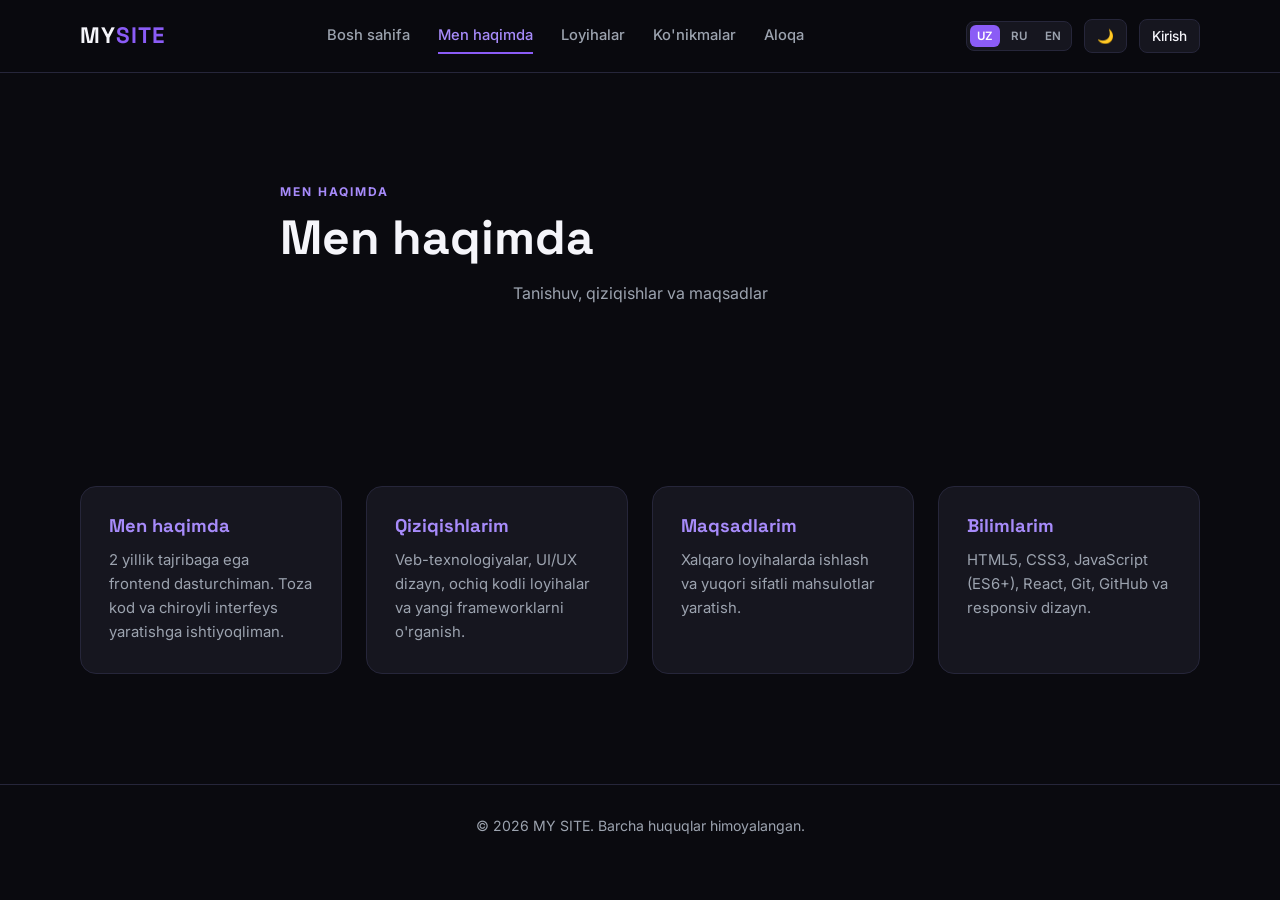
<file: my-site/my-site/about.html>
﻿<!DOCTYPE html>
<html lang="uz" data-theme="dark">
<head>
  <meta charset="UTF-8" />
  <meta name="viewport" content="width=device-width, initial-scale=1.0" />
  <title>About | MY SITE</title>
  <meta name="description" content="About page for MY SITE portfolio" />
  <link rel="preconnect" href="https://fonts.googleapis.com" />
  <link rel="preconnect" href="https://fonts.gstatic.com" crossorigin />
  <link href="https://fonts.googleapis.com/css2?family=Inter:wght@300;400;500;600;700;800&family=Space+Grotesk:wght@400;500;600;700&display=swap" rel="stylesheet" />
  <link rel="stylesheet" href="css/style.css" />
</head>
<body>
  <header class="navbar">
    <div class="container nav-inner">
      <a href="index.html" class="logo">MY<span>SITE</span></a>
      <nav class="nav-links" id="navLinks">
        <a href="index.html" class="nav-link" data-i18n="nav_home">Bosh sahifa</a>
        <a href="about.html" class="nav-link" data-i18n="nav_about">Men haqimda</a>
        <a href="projects.html" class="nav-link" data-i18n="nav_projects">Loyihalar</a>
        <a href="skills.html" class="nav-link" data-i18n="nav_skills">Ko'nikmalar</a>
        <a href="contact.html" class="nav-link" data-i18n="nav_contact">Aloqa</a>
      </nav>
      <div class="nav-actions">
        <div class="lang-switch">
          <button class="lang-btn active" data-lang="uz">UZ</button>
          <button class="lang-btn" data-lang="ru">RU</button>
          <button class="lang-btn" data-lang="en">EN</button>
        </div>
        <button class="icon-btn" id="themeToggle" aria-label="Theme"><span id="themeIcon">🌙</span></button>
        <button class="icon-btn" id="authBtn" data-i18n="nav_login">Kirish</button>
        <button class="hamburger" id="hamburger" aria-label="Menu"><span></span><span></span><span></span></button>
      </div>
    </div>
  </header>

  <main class="page-shell">
    <section class="section page-intro">
      <div class="container small-container">
        <p class="eyebrow" data-i18n="about_title">Men haqimda</p>
        <h1 class="page-title" data-i18n="about_title">Men haqimda</h1>
        <p class="section-sub" data-i18n="about_sub">Tanishuv, qiziqishlar va maqsadlar</p>
      </div>
    </section>

    <section class="section">
      <div class="container about-grid">
        <div class="card">
          <h3 data-i18n="about_who">Men haqimda</h3>
          <p data-i18n="about_who_text">2 yillik tajribaga ega frontend dasturchiman. Toza kod va chiroyli interfeys yaratishga ishtiyoqliman.</p>
        </div>
        <div class="card">
          <h3 data-i18n="about_interests">Qiziqishlarim</h3>
          <p data-i18n="about_interests_text">Veb-texnologiyalar, UI/UX dizayn, ochiq kodli loyihalar va yangi frameworklarni o'rganish.</p>
        </div>
        <div class="card">
          <h3 data-i18n="about_goals">Maqsadlarim</h3>
          <p data-i18n="about_goals_text">Xalqaro loyihalarda ishlash va yuqori sifatli mahsulotlar yaratish.</p>
        </div>
        <div class="card">
          <h3 data-i18n="about_knowledge">Bilimlarim</h3>
          <p data-i18n="about_knowledge_text">HTML5, CSS3, JavaScript (ES6+), React, Git, GitHub va responsiv dizayn.</p>
        </div>
      </div>
    </section>
  </main>

  <footer class="footer">
    <div class="container">
      <p>© <span id="year"></span> MY SITE. <span data-i18n="footer_rights">Barcha huquqlar himoyalangan.</span></p>
    </div>
  </footer>
  <div class="toast" id="toast"></div>
  <script src="js/site.js"></script>
</body>
</html>
</file>
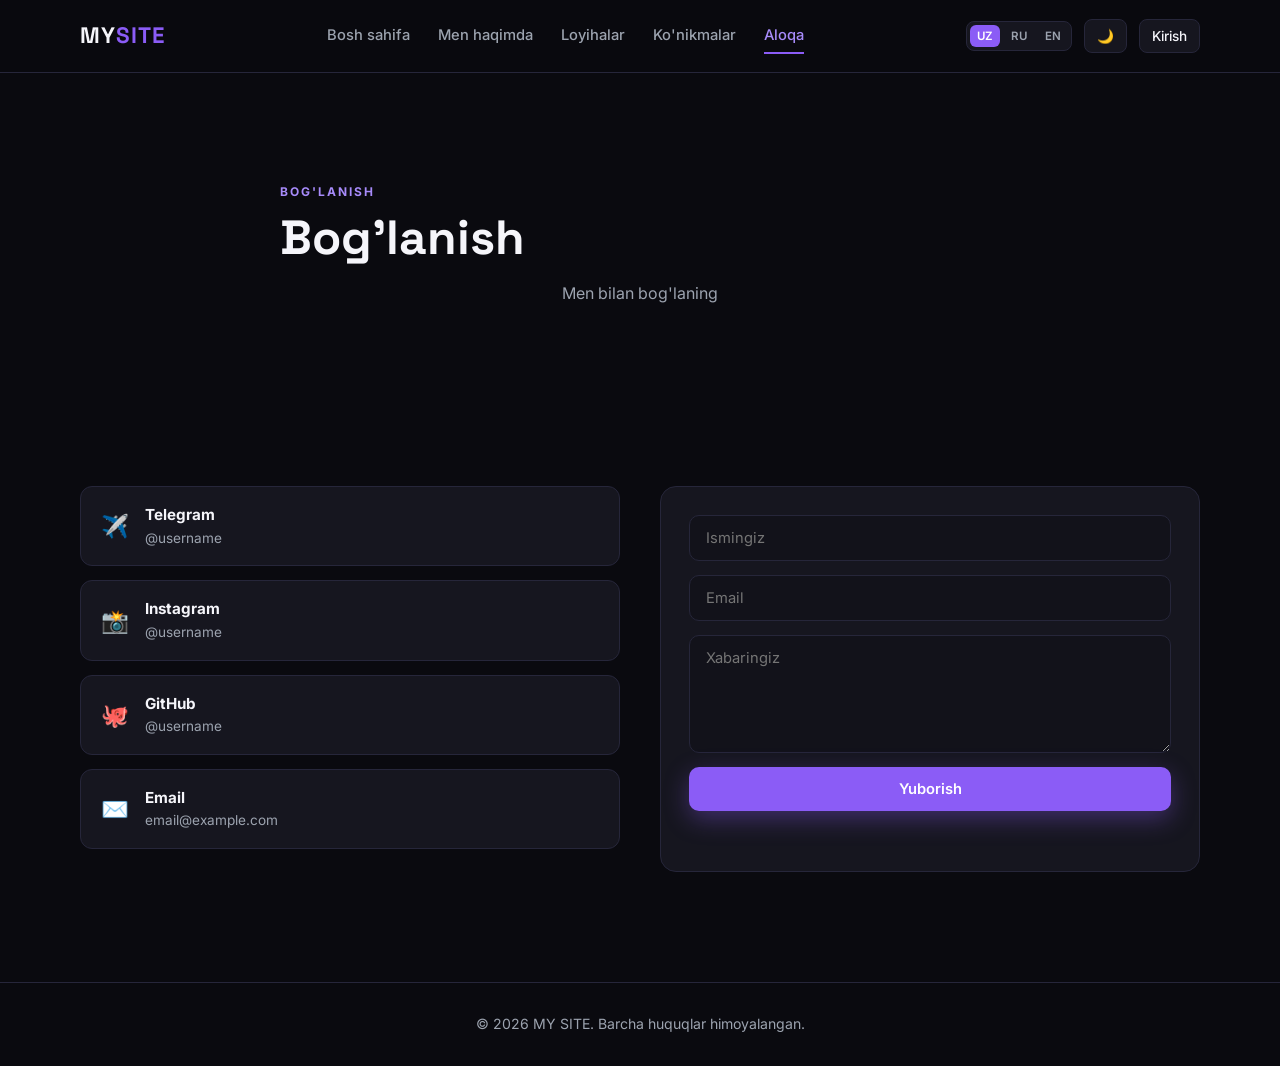
<file: my-site/my-site/contact.html>
﻿<!DOCTYPE html>
<html lang="uz" data-theme="dark">
<head>
  <meta charset="UTF-8" />
  <meta name="viewport" content="width=device-width, initial-scale=1.0" />
  <title>Contact | MY SITE</title>
  <meta name="description" content="Contact page for MY SITE portfolio" />
  <link rel="preconnect" href="https://fonts.googleapis.com" />
  <link rel="preconnect" href="https://fonts.gstatic.com" crossorigin />
  <link href="https://fonts.googleapis.com/css2?family=Inter:wght@300;400;500;600;700;800&family=Space+Grotesk:wght@400;500;600;700&display=swap" rel="stylesheet" />
  <link rel="stylesheet" href="css/style.css" />
</head>
<body>
  <header class="navbar">
    <div class="container nav-inner">
      <a href="index.html" class="logo">MY<span>SITE</span></a>
      <nav class="nav-links" id="navLinks">
        <a href="index.html" class="nav-link" data-i18n="nav_home">Bosh sahifa</a>
        <a href="about.html" class="nav-link" data-i18n="nav_about">Men haqimda</a>
        <a href="projects.html" class="nav-link" data-i18n="nav_projects">Loyihalar</a>
        <a href="skills.html" class="nav-link" data-i18n="nav_skills">Ko'nikmalar</a>
        <a href="contact.html" class="nav-link" data-i18n="nav_contact">Aloqa</a>
      </nav>
      <div class="nav-actions">
        <div class="lang-switch">
          <button class="lang-btn active" data-lang="uz">UZ</button>
          <button class="lang-btn" data-lang="ru">RU</button>
          <button class="lang-btn" data-lang="en">EN</button>
        </div>
        <button class="icon-btn" id="themeToggle" aria-label="Theme"><span id="themeIcon">🌙</span></button>
        <button class="icon-btn" id="authBtn" data-i18n="nav_login">Kirish</button>
        <button class="hamburger" id="hamburger" aria-label="Menu"><span></span><span></span><span></span></button>
      </div>
    </div>
  </header>

  <main class="page-shell">
    <section class="section page-intro">
      <div class="container small-container">
        <p class="eyebrow" data-i18n="contact_title">Bog'lanish</p>
        <h1 class="page-title" data-i18n="contact_title">Bog'lanish</h1>
        <p class="section-sub" data-i18n="contact_sub">Men bilan bog'laning</p>
      </div>
    </section>

    <section class="section">
      <div class="container contact-grid">
        <div class="contact-links">
          <a class="contact-item" href="https://t.me/" target="_blank" rel="noopener"><span class="ci-icon">✈️</span><div><strong>Telegram</strong><p>@username</p></div></a>
          <a class="contact-item" href="https://instagram.com/" target="_blank" rel="noopener"><span class="ci-icon">📸</span><div><strong>Instagram</strong><p>@username</p></div></a>
          <a class="contact-item" href="https://github.com/" target="_blank" rel="noopener"><span class="ci-icon">🐙</span><div><strong>GitHub</strong><p>@username</p></div></a>
          <a class="contact-item" href="mailto:email@example.com"><span class="ci-icon">✉️</span><div><strong>Email</strong><p>email@example.com</p></div></a>
        </div>

        <form id="contactForm" class="contact-form card">
          <input type="text" id="cName" data-i18n-placeholder="contact_name" placeholder="Ismingiz" required />
          <input type="email" id="cEmail" data-i18n-placeholder="contact_email" placeholder="Email" required />
          <textarea id="cMsg" rows="5" data-i18n-placeholder="contact_message" placeholder="Xabaringiz" required></textarea>
          <button type="submit" class="btn btn-primary" data-i18n="contact_send">Yuborish</button>
          <p id="contactStatus" class="form-status"></p>
        </form>
      </div>
    </section>
  </main>

  <footer class="footer">
    <div class="container">
      <p>© <span id="year"></span> MY SITE. <span data-i18n="footer_rights">Barcha huquqlar himoyalangan.</span></p>
    </div>
  </footer>
  <div class="toast" id="toast"></div>
  <script src="js/site.js"></script>
</body>
</html>
</file>
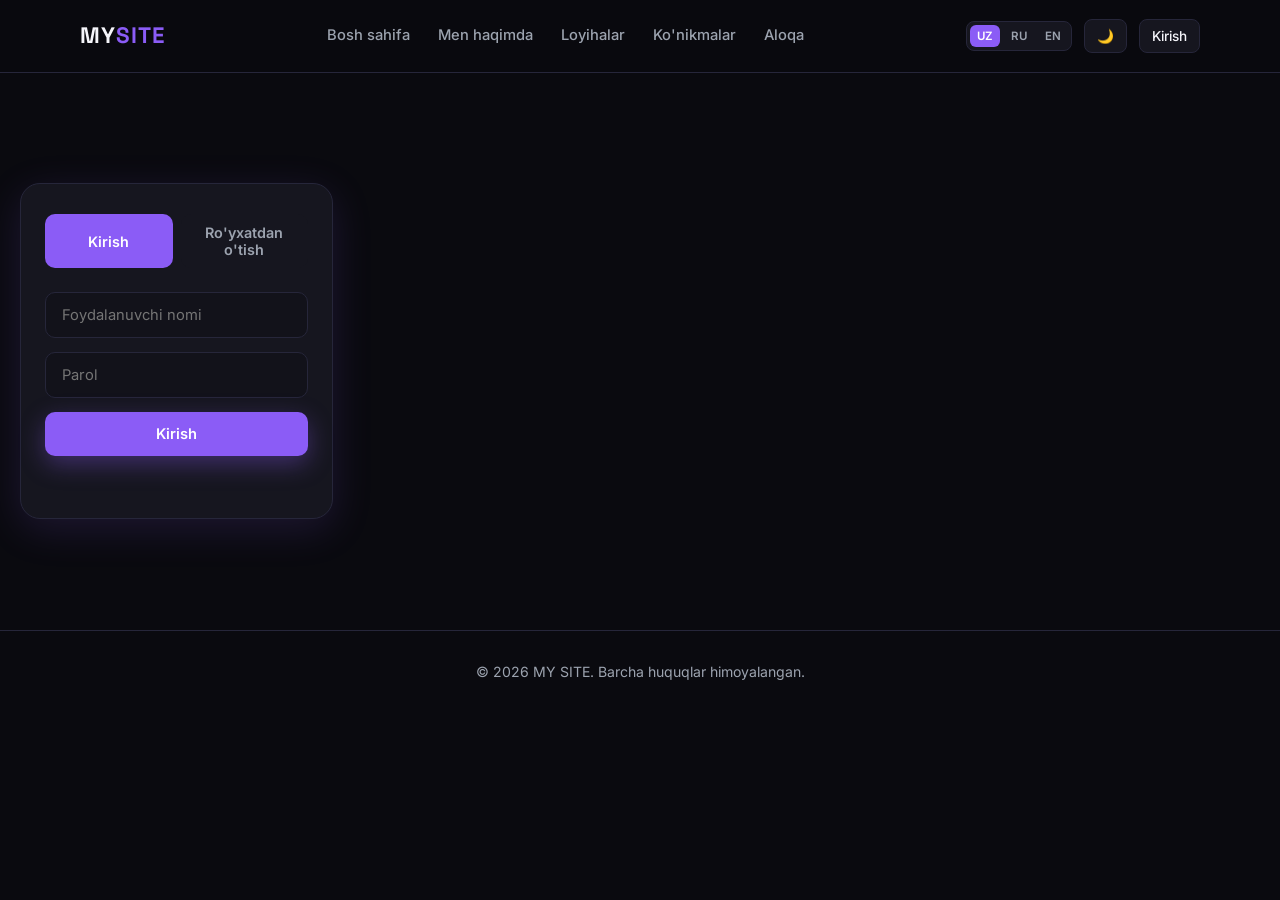
<file: my-site/my-site/login.html>
﻿<!DOCTYPE html>
<html lang="uz" data-theme="dark">
<head>
  <meta charset="UTF-8" />
  <meta name="viewport" content="width=device-width, initial-scale=1.0" />
  <title>Login | MY SITE</title>
  <meta name="description" content="Login and register for MY SITE" />
  <link rel="preconnect" href="https://fonts.googleapis.com" />
  <link rel="preconnect" href="https://fonts.gstatic.com" crossorigin />
  <link href="https://fonts.googleapis.com/css2?family=Inter:wght@300;400;500;600;700;800&family=Space+Grotesk:wght@400;500;600;700&display=swap" rel="stylesheet" />
  <link rel="stylesheet" href="css/style.css" />
</head>
<body>
  <header class="navbar">
    <div class="container nav-inner">
      <a href="index.html" class="logo">MY<span>SITE</span></a>
      <nav class="nav-links" id="navLinks">
        <a href="index.html" class="nav-link" data-i18n="nav_home">Bosh sahifa</a>
        <a href="about.html" class="nav-link" data-i18n="nav_about">Men haqimda</a>
        <a href="projects.html" class="nav-link" data-i18n="nav_projects">Loyihalar</a>
        <a href="skills.html" class="nav-link" data-i18n="nav_skills">Ko'nikmalar</a>
        <a href="contact.html" class="nav-link" data-i18n="nav_contact">Aloqa</a>
      </nav>
      <div class="nav-actions">
        <div class="lang-switch">
          <button class="lang-btn active" data-lang="uz">UZ</button>
          <button class="lang-btn" data-lang="ru">RU</button>
          <button class="lang-btn" data-lang="en">EN</button>
        </div>
        <button class="icon-btn" id="themeToggle" aria-label="Theme"><span id="themeIcon">🌙</span></button>
        <button class="icon-btn" id="authBtn" data-i18n="nav_login">Kirish</button>
        <button class="hamburger" id="hamburger" aria-label="Menu"><span></span><span></span><span></span></button>
      </div>
    </div>
  </header>

  <main class="page-shell auth-page">
    <section class="section">
      <div class="container login-shell">
        <div class="auth-card">
          <div class="auth-tabs">
            <button class="auth-tab active" data-tab="login" data-i18n="auth_login">Kirish</button>
            <button class="auth-tab" data-tab="register" data-i18n="auth_register">Ro'yxatdan o'tish</button>
          </div>
          <form id="loginForm" class="auth-form">
            <input type="text" id="loginUser" data-i18n-placeholder="login_username" placeholder="Foydalanuvchi nomi" required />
            <input type="password" id="loginPass" data-i18n-placeholder="login_password" placeholder="Parol" required />
            <button type="submit" class="btn btn-primary" data-i18n="auth_login">Kirish</button>
            <p class="auth-msg" id="loginMsg"></p>
          </form>
          <form id="registerForm" class="auth-form hidden">
            <input type="text" id="regUser" data-i18n-placeholder="register_username" placeholder="Foydalanuvchi nomi" required />
            <input type="password" id="regPass" data-i18n-placeholder="register_password" placeholder="Parol" required />
            <button type="submit" class="btn btn-primary" data-i18n="auth_register">Ro'yxatdan o'tish</button>
            <p class="auth-msg" id="regMsg"></p>
          </form>
        </div>
      </div>
    </section>
  </main>

  <footer class="footer">
    <div class="container">
      <p>© <span id="year"></span> MY SITE. <span data-i18n="footer_rights">Barcha huquqlar himoyalangan.</span></p>
    </div>
  </footer>
  <div class="toast" id="toast"></div>
  <script src="js/site.js"></script>
</body>
</html>
</file>
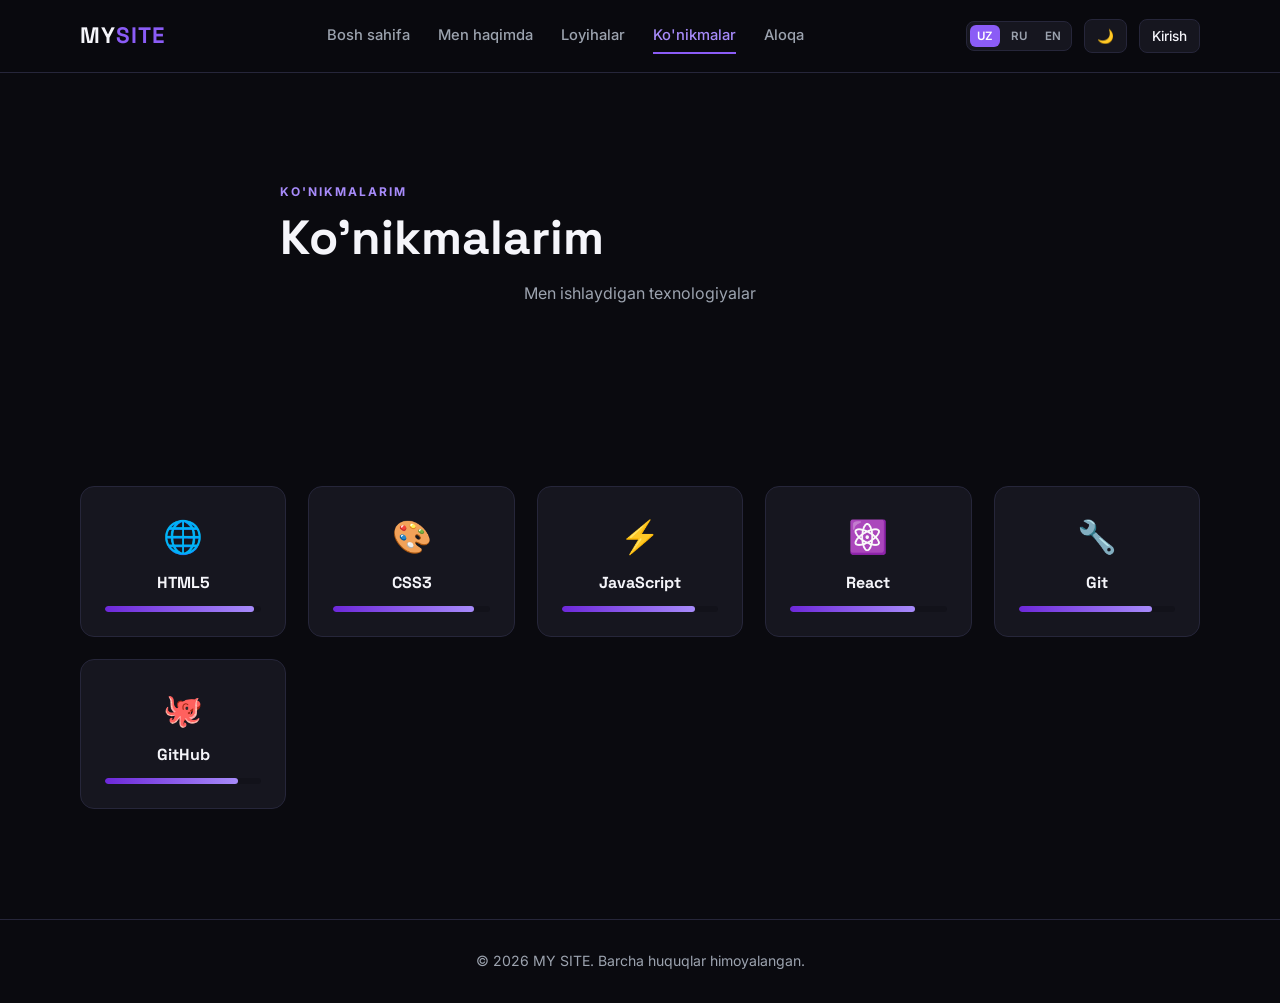
<file: my-site/my-site/skills.html>
﻿<!DOCTYPE html>
<html lang="uz" data-theme="dark">
<head>
  <meta charset="UTF-8" />
  <meta name="viewport" content="width=device-width, initial-scale=1.0" />
  <title>Skills | MY SITE</title>
  <meta name="description" content="Skills page for MY SITE portfolio" />
  <link rel="preconnect" href="https://fonts.googleapis.com" />
  <link rel="preconnect" href="https://fonts.gstatic.com" crossorigin />
  <link href="https://fonts.googleapis.com/css2?family=Inter:wght@300;400;500;600;700;800&family=Space+Grotesk:wght@400;500;600;700&display=swap" rel="stylesheet" />
  <link rel="stylesheet" href="css/style.css" />
</head>
<body>
  <header class="navbar">
    <div class="container nav-inner">
      <a href="index.html" class="logo">MY<span>SITE</span></a>
      <nav class="nav-links" id="navLinks">
        <a href="index.html" class="nav-link" data-i18n="nav_home">Bosh sahifa</a>
        <a href="about.html" class="nav-link" data-i18n="nav_about">Men haqimda</a>
        <a href="projects.html" class="nav-link" data-i18n="nav_projects">Loyihalar</a>
        <a href="skills.html" class="nav-link" data-i18n="nav_skills">Ko'nikmalar</a>
        <a href="contact.html" class="nav-link" data-i18n="nav_contact">Aloqa</a>
      </nav>
      <div class="nav-actions">
        <div class="lang-switch">
          <button class="lang-btn active" data-lang="uz">UZ</button>
          <button class="lang-btn" data-lang="ru">RU</button>
          <button class="lang-btn" data-lang="en">EN</button>
        </div>
        <button class="icon-btn" id="themeToggle" aria-label="Theme"><span id="themeIcon">🌙</span></button>
        <button class="icon-btn" id="authBtn" data-i18n="nav_login">Kirish</button>
        <button class="hamburger" id="hamburger" aria-label="Menu"><span></span><span></span><span></span></button>
      </div>
    </div>
  </header>

  <main class="page-shell">
    <section class="section page-intro">
      <div class="container small-container">
        <p class="eyebrow" data-i18n="skills_title">Ko'nikmalar</p>
        <h1 class="page-title" data-i18n="skills_title">Ko'nikmalarim</h1>
        <p class="section-sub" data-i18n="skills_sub">Men ishlaydigan texnologiyalar</p>
      </div>
    </section>

    <section id="skills" class="section">
      <div class="container">
        <div class="skills-grid">
          <div class="skill-card"><span class="skill-icon">🌐</span><h3>HTML5</h3><div class="bar"><div class="bar-fill" data-width="95%"></div></div></div>
          <div class="skill-card"><span class="skill-icon">🎨</span><h3>CSS3</h3><div class="bar"><div class="bar-fill" data-width="90%"></div></div></div>
          <div class="skill-card"><span class="skill-icon">⚡</span><h3>JavaScript</h3><div class="bar"><div class="bar-fill" data-width="85%"></div></div></div>
          <div class="skill-card"><span class="skill-icon">⚛️</span><h3>React</h3><div class="bar"><div class="bar-fill" data-width="80%"></div></div></div>
          <div class="skill-card"><span class="skill-icon">🔧</span><h3>Git</h3><div class="bar"><div class="bar-fill" data-width="85%"></div></div></div>
          <div class="skill-card"><span class="skill-icon">🐙</span><h3>GitHub</h3><div class="bar"><div class="bar-fill" data-width="85%"></div></div></div>
        </div>
      </div>
    </section>
  </main>

  <footer class="footer">
    <div class="container">
      <p>© <span id="year"></span> MY SITE. <span data-i18n="footer_rights">Barcha huquqlar himoyalangan.</span></p>
    </div>
  </footer>
  <div class="toast" id="toast"></div>
  <script src="js/site.js"></script>
</body>
</html>
</file>
<file: my-site/my-site/css/style.css>
/* ========== RESET & VARIABLES ========== */
* { margin: 0; padding: 0; box-sizing: border-box; }

:root {
  --purple: #8b5cf6;
  --purple-light: #a78bfa;
  --purple-dark: #6d28d9;
  --bg: #0a0a0f;
  --bg-2: #12121a;
  --card: #16161f;
  --border: #26263a;
  --text: #f5f5fa;
  --text-2: #9ca3af;
  --shadow: 0 10px 40px rgba(139, 92, 246, 0.15);
  --transition: 0.3s ease;
}

[data-theme="light"] {
  --bg: #fafafa;
  --bg-2: #ffffff;
  --card: #ffffff;
  --border: #e5e7eb;
  --text: #111118;
  --text-2: #6b7280;
  --shadow: 0 10px 40px rgba(139, 92, 246, 0.12);
}

html { scroll-behavior: smooth; scroll-padding-top: 90px; }

body {
  font-family: 'Inter', sans-serif;
  background: var(--bg);
  color: var(--text);
  line-height: 1.6;
  transition: background var(--transition), color var(--transition);
  overflow-x: hidden;
}

h1, h2, h3, h4 { font-family: 'Space Grotesk', sans-serif; line-height: 1.2; }

a { color: inherit; text-decoration: none; }
img { max-width: 100%; display: block; }
button { font-family: inherit; cursor: pointer; border: none; }

.container { width: 100%; max-width: 1160px; margin: 0 auto; padding: 0 20px; }
.hidden { display: none !important; }

/* ========== NAVBAR ========== */
.navbar {
  position: fixed; top: 0; left: 0; right: 0; z-index: 100;
  background: rgba(10, 10, 15, 0.75);
  backdrop-filter: blur(16px);
  border-bottom: 1px solid var(--border);
  transition: background var(--transition);
}
[data-theme="light"] .navbar { background: rgba(250, 250, 250, 0.8); }

.nav-inner { display: flex; align-items: center; justify-content: space-between; height: 72px; }

.logo { font-family: 'Space Grotesk', sans-serif; font-weight: 700; font-size: 1.4rem; letter-spacing: 1px; }
.logo span { color: var(--purple); }

.nav-links { display: flex; gap: 28px; }
.nav-links a { font-size: 0.92rem; font-weight: 500; color: var(--text-2); transition: color var(--transition); position: relative; }
.nav-links a:hover { color: var(--purple-light); }
.nav-links a::after {
  content: ''; position: absolute; bottom: -6px; left: 0; width: 0; height: 2px;
  background: var(--purple); transition: width var(--transition);
}
.nav-links a:hover::after { width: 100%; }

.nav-actions { display: flex; align-items: center; gap: 12px; }

.lang-switch { display: flex; gap: 4px; background: var(--card); border: 1px solid var(--border); border-radius: 8px; padding: 3px; }
.lang-btn { background: transparent; color: var(--text-2); font-size: 0.72rem; font-weight: 600; padding: 4px 7px; border-radius: 6px; transition: all var(--transition); }
.lang-btn.active, .lang-btn:hover { background: var(--purple); color: #fff; }

.icon-btn {
  background: var(--card); border: 1px solid var(--border); color: var(--text);
  padding: 8px 12px; border-radius: 8px; font-size: 0.85rem; font-weight: 500;
  transition: all var(--transition);
}
.icon-btn:hover { border-color: var(--purple); color: var(--purple-light); }

.hamburger { display: none; flex-direction: column; gap: 5px; background: transparent; padding: 6px; }
.hamburger span { width: 22px; height: 2px; background: var(--text); border-radius: 2px; transition: all var(--transition); }

/* ========== SECTIONS ========== */
.section { padding: 110px 0; }
.section-title { font-size: clamp(1.8rem, 4vw, 2.6rem); font-weight: 700; text-align: center; }
.section-title::after {
  content: ''; display: block; width: 60px; height: 3px; margin: 14px auto 0;
  background: linear-gradient(90deg, var(--purple), var(--purple-light)); border-radius: 2px;
}
.section-sub { text-align: center; color: var(--text-2); margin-top: 14px; margin-bottom: 50px; }

/* ========== HERO ========== */
.hero { min-height: 100vh; display: flex; align-items: center; padding-top: 90px; }
.hero-grid { display: grid; grid-template-columns: 1.2fr 1fr; gap: 60px; align-items: center; }

.hero-hello { color: var(--purple-light); font-weight: 500; letter-spacing: 2px; text-transform: uppercase; font-size: 0.85rem; margin-bottom: 12px; }
.hero-name { font-size: clamp(2.4rem, 6vw, 4rem); font-weight: 800; margin-bottom: 10px; }
.hero-role { font-size: clamp(1.2rem, 3vw, 1.8rem); color: var(--purple-light); font-weight: 600; margin-bottom: 20px; }
.hero-desc { color: var(--text-2); max-width: 500px; margin-bottom: 32px; }

.hero-actions { display: flex; gap: 16px; flex-wrap: wrap; margin-bottom: 32px; }

.btn {
  display: inline-block; padding: 13px 28px; border-radius: 10px; font-weight: 600;
  font-size: 0.92rem; transition: all var(--transition); text-align: center;
}
.btn-primary { background: var(--purple); color: #fff; box-shadow: 0 8px 24px rgba(139, 92, 246, 0.35); }
.btn-primary:hover { background: var(--purple-dark); transform: translateY(-2px); }
.btn-outline { background: transparent; color: var(--text); border: 1.5px solid var(--border); }
.btn-outline:hover { border-color: var(--purple); color: var(--purple-light); transform: translateY(-2px); }
.btn.full { width: 100%; }

.hero-socials { display: flex; gap: 20px; }
.hero-socials a { color: var(--text-2); font-size: 0.88rem; font-weight: 500; transition: color var(--transition); }
.hero-socials a:hover { color: var(--purple-light); }

.hero-photo { display: flex; justify-content: center; }
.photo-frame {
  width: 320px; height: 320px; border-radius: 50%; padding: 6px;
  background: linear-gradient(135deg, var(--purple), var(--purple-light), transparent);
  animation: float 5s ease-in-out infinite;
}
.photo-frame img { width: 100%; height: 100%; object-fit: cover; border-radius: 50%; }

@keyframes float { 0%, 100% { transform: translateY(0); } 50% { transform: translateY(-16px); } }

/* ========== ABOUT ========== */
.about-grid { display: grid; grid-template-columns: repeat(auto-fit, minmax(240px, 1fr)); gap: 24px; }

.card {
  background: var(--card); border: 1px solid var(--border); border-radius: 16px;
  padding: 28px; transition: all var(--transition);
}
.card:hover { transform: translateY(-6px); border-color: var(--purple); box-shadow: var(--shadow); }
.card h3 { font-size: 1.15rem; margin-bottom: 12px; color: var(--purple-light); }
.card p { color: var(--text-2); font-size: 0.93rem; }

/* ========== PROJECTS ========== */
.projects-grid { display: grid; grid-template-columns: repeat(auto-fill, minmax(300px, 1fr)); gap: 26px; }

.project-card {
  background: var(--card); border: 1px solid var(--border); border-radius: 16px;
  overflow: hidden; transition: all var(--transition); display: flex; flex-direction: column;
}
.project-card:hover { transform: translateY(-8px); border-color: var(--purple); box-shadow: var(--shadow); }

.project-img { width: 100%; height: 180px; object-fit: cover; background: var(--bg-2); }

.project-body { padding: 22px; flex: 1; display: flex; flex-direction: column; }
.project-body h3 { font-size: 1.2rem; margin-bottom: 8px; }
.project-body p { color: var(--text-2); font-size: 0.9rem; margin-bottom: 14px; flex: 1; }

.tech-tags { display: flex; flex-wrap: wrap; gap: 6px; margin-bottom: 16px; }
.tech-tag {
  font-size: 0.72rem; font-weight: 600; padding: 4px 10px; border-radius: 6px;
  background: rgba(139, 92, 246, 0.12); color: var(--purple-light); border: 1px solid rgba(139, 92, 246, 0.25);
}

.project-links { display: flex; gap: 10px; }
.project-links a, .project-links button {
  flex: 1; text-align: center; padding: 9px; border-radius: 8px; font-size: 0.82rem;
  font-weight: 600; transition: all var(--transition); border: 1px solid var(--border); background: transparent; color: var(--text);
}
.project-links a:hover, .project-links button:hover { border-color: var(--purple); color: var(--purple-light); }
.btn-delete { color: #ef4444 !important; border-color: rgba(239, 68, 68, 0.4) !important; }
.btn-delete:hover { background: rgba(239, 68, 68, 0.1); }

/* ========== SKILLS ========== */
.skills-grid { display: grid; grid-template-columns: repeat(auto-fit, minmax(200px, 1fr)); gap: 22px; }

.skill-card {
  background: var(--card); border: 1px solid var(--border); border-radius: 14px;
  padding: 24px; text-align: center; transition: all var(--transition);
}
.skill-card:hover { transform: translateY(-6px); border-color: var(--purple); }
.skill-icon { font-size: 2rem; display: block; margin-bottom: 10px; }
.skill-card h3 { font-size: 1rem; margin-bottom: 14px; }

.bar { height: 6px; background: var(--bg-2); border-radius: 4px; overflow: hidden; }
.bar-fill { height: 100%; width: 0; background: linear-gradient(90deg, var(--purple-dark), var(--purple-light)); border-radius: 4px; transition: width 1.2s ease; }

/* ========== CONTACT ========== */
.contact-grid { display: grid; grid-template-columns: 1fr 1fr; gap: 40px; align-items: start; }

.contact-links { display: flex; flex-direction: column; gap: 14px; }
.contact-item {
  display: flex; align-items: center; gap: 16px; background: var(--card);
  border: 1px solid var(--border); border-radius: 12px; padding: 16px 20px; transition: all var(--transition);
}
.contact-item:hover { border-color: var(--purple); transform: translateX(6px); }
.ci-icon { font-size: 1.4rem; }
.contact-item strong { display: block; font-size: 0.95rem; }
.contact-item p { color: var(--text-2); font-size: 0.85rem; }

.contact-form { display: flex; flex-direction: column; gap: 14px; }
.contact-form input, .contact-form textarea,
.admin-form input, .auth-form input {
  width: 100%; padding: 13px 16px; border-radius: 10px; border: 1px solid var(--border);
  background: var(--bg-2); color: var(--text); font-family: inherit; font-size: 0.92rem;
  transition: border var(--transition); resize: vertical;
}
.contact-form input:focus, .contact-form textarea:focus,
.admin-form input:focus, .auth-form input:focus { outline: none; border-color: var(--purple); }

.form-status { font-size: 0.85rem; color: #22c55e; min-height: 18px; }

/* ========== FOOTER ========== */
.footer { border-top: 1px solid var(--border); padding: 30px 0; text-align: center; }
.footer p { color: var(--text-2); font-size: 0.88rem; }

/* ========== MODAL ========== */
.modal {
  position: fixed; inset: 0; background: rgba(0, 0, 0, 0.7); backdrop-filter: blur(6px);
  display: none; align-items: center; justify-content: center; z-index: 200; padding: 20px;
}
.modal.open { display: flex; animation: fadeIn 0.25s ease; }

@keyframes fadeIn { from { opacity: 0; } to { opacity: 1; } }

.modal-box {
  background: var(--bg-2); border: 1px solid var(--border); border-radius: 18px;
  padding: 32px; width: 100%; max-width: 440px; position: relative;
  max-height: 90vh; overflow-y: auto; animation: slideUp 0.3s ease;
}
.admin-box { max-width: 620px; }

@keyframes slideUp { from { transform: translateY(24px); opacity: 0; } to { transform: translateY(0); opacity: 1; } }

.modal-close { position: absolute; top: 16px; right: 16px; background: transparent; color: var(--text-2); font-size: 1.2rem; transition: color var(--transition); }
.modal-close:hover { color: var(--purple-light); }

.auth-tabs { display: flex; gap: 8px; margin-bottom: 24px; }
.auth-tab {
  flex: 1; padding: 10px; border-radius: 10px; background: var(--card);
  color: var(--text-2); font-weight: 600; font-size: 0.9rem; transition: all var(--transition);
}
.auth-tab.active { background: var(--purple); color: #fff; }

.auth-form { display: flex; flex-direction: column; gap: 14px; }
.auth-msg { font-size: 0.85rem; min-height: 18px; }
.auth-msg.error { color: #ef4444; }
.auth-msg.success { color: #22c55e; }

.admin-panel { background: var(--card); border: 1px solid var(--border); border-radius: 16px; padding: 28px; margin-bottom: 36px; }
.admin-panel h3 { margin-bottom: 18px; color: var(--purple-light); }

.admin-form { display: flex; flex-direction: column; gap: 12px; }

.admin-section { margin-top: 28px; padding-top: 24px; border-top: 1px solid var(--border); }
.admin-section h4 { margin-bottom: 16px; color: var(--purple-light); }

.admin-welcome { margin-bottom: 10px; color: var(--text-2); }
.admin-welcome strong { color: var(--purple-light); }

.admin-projects-list { display: flex; flex-direction: column; gap: 10px; }
.admin-project-item {
  display: flex; align-items: center; justify-content: space-between; gap: 12px;
  background: var(--card); border: 1px solid var(--border); border-radius: 10px; padding: 12px 16px;
}
.admin-project-item span { font-size: 0.9rem; font-weight: 500; }
.admin-project-item button {
  background: rgba(239, 68, 68, 0.12); color: #ef4444; padding: 6px 14px;
  border-radius: 8px; font-size: 0.8rem; font-weight: 600; transition: all var(--transition);
}
.admin-project-item button:hover { background: rgba(239, 68, 68, 0.25); }

/* ========== TOAST ========== */
.toast {
  position: fixed; bottom: 30px; left: 50%; transform: translateX(-50%) translateY(100px);
  background: var(--purple); color: #fff; padding: 14px 28px; border-radius: 12px;
  font-weight: 500; font-size: 0.9rem; z-index: 300; opacity: 0;
  transition: all 0.4s ease; box-shadow: 0 10px 30px rgba(139, 92, 246, 0.4);
}
.toast.show { transform: translateX(-50%) translateY(0); opacity: 1; }

/* ========== RESPONSIVE ========== */
@media (max-width: 900px) {
  .hero-grid { grid-template-columns: 1fr; text-align: center; }
  .hero-text { order: 2; }
  .hero-photo { order: 1; }
  .hero-desc { margin: 0 auto 32px; }
  .hero-actions, .hero-socials { justify-content: center; }
  .contact-grid { grid-template-columns: 1fr; }
  .photo-frame { width: 240px; height: 240px; }
}

@media (max-width: 768px) {
  .nav-links {
    position: fixed; top: 72px; left: 0; right: 0; flex-direction: column; gap: 0;
    background: var(--bg-2); border-bottom: 1px solid var(--border);
    transform: translateY(-150%); transition: transform var(--transition); padding: 16px 20px;
  }
  .nav-links.open { transform: translateY(0); }
  .nav-links a { padding: 12px 0; border-bottom: 1px solid var(--border); }
  .hamburger { display: flex; }
  .section { padding: 80px 0; }
  .lang-switch { display: none; }
}

@media (max-width: 480px) {
  .hero-actions { flex-direction: column; width: 100%; }
  .hero-actions .btn { width: 100%; }
  .nav-actions { gap: 8px; }
  .icon-btn { padding: 7px 10px; font-size: 0.78rem; }
}

.page-shell { padding-top: 72px; }
.page-intro { padding-bottom: 20px; }
.small-container { max-width: 760px; }
.page-title { font-size: clamp(2rem, 4vw, 3rem); margin-top: 8px; }
.eyebrow {
  color: var(--purple-light);
  text-transform: uppercase;
  letter-spacing: 2px;
  font-size: 0.75rem;
  font-weight: 700;
}
.nav-link.active { color: var(--purple-light); }
.nav-link.active::after { width: 100%; }
.auth-page { min-height: 70vh; display: flex; align-items: center; }
.login-shell { display: flex; justify-content: center; }
.auth-card {
  width: min(100%, 440px);
  background: var(--card);
  border: 1px solid var(--border);
  border-radius: 20px;
  padding: 30px 24px;
  box-shadow: var(--shadow);
}.page-shell { padding-top: 72px; }
.page-intro { padding-bottom: 20px; }
.small-container { max-width: 760px; }
.page-title { font-size: clamp(2rem, 4vw, 3rem); margin-top: 8px; }
.eyebrow {
  color: var(--purple-light);
  text-transform: uppercase;
  letter-spacing: 2px;
  font-size: 0.75rem;
  font-weight: 700;
}
.nav-link.active { color: var(--purple-light); }
.nav-link.active::after { width: 100%; }
.auth-page { min-height: 70vh; display: flex; align-items: center; }
.login-shell { display: flex; justify-content: center; }
.auth-card {
  width: min(100%, 440px);
  background: var(--card);
  border: 1px solid var(--border);
  border-radius: 20px;
  padding: 30px 24px;
  box-shadow: var(--shadow);
}
</file>
